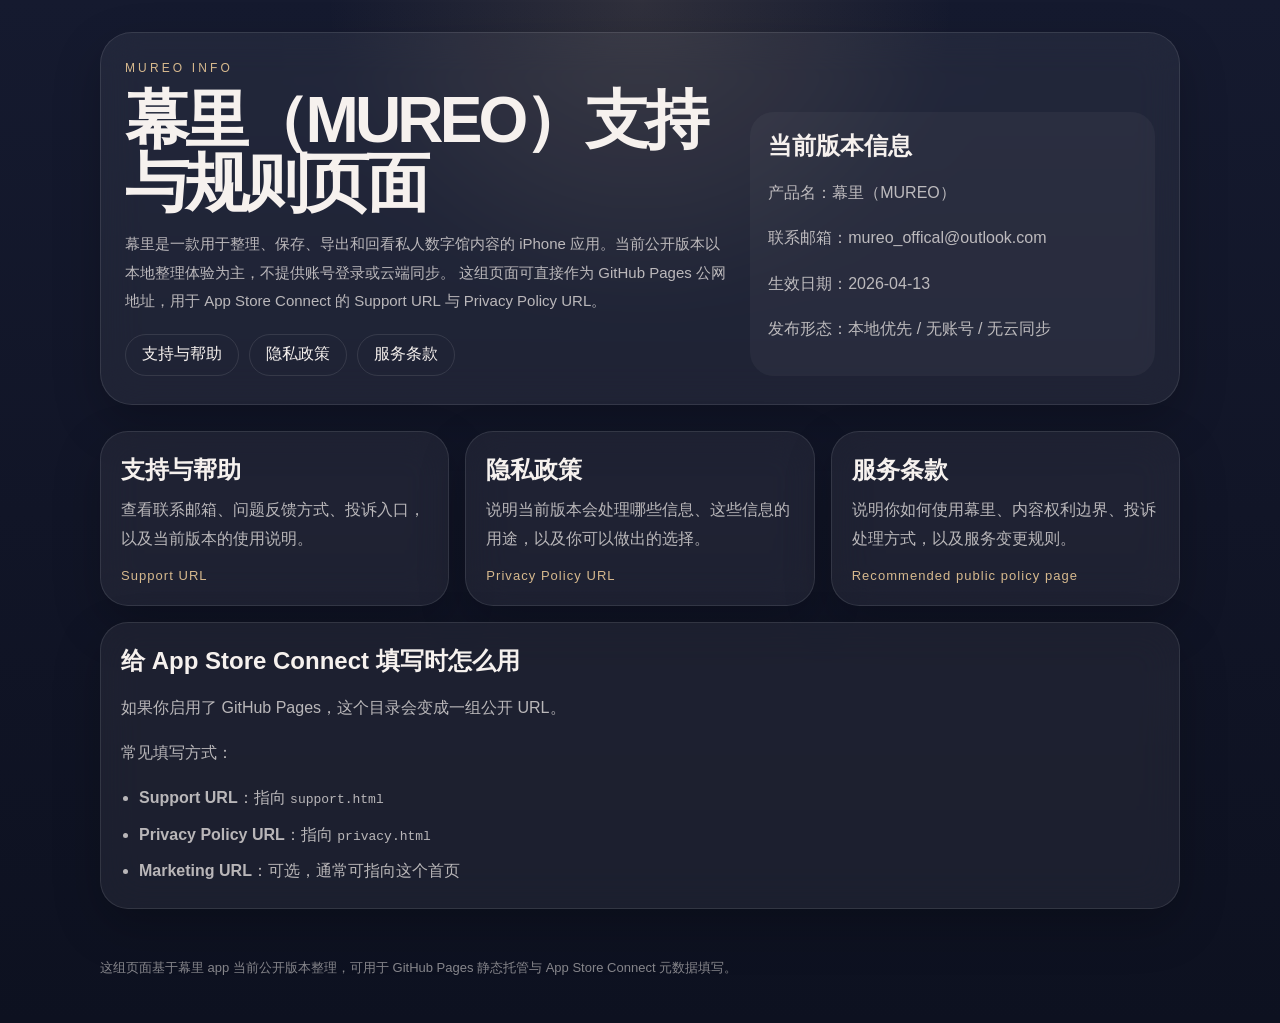
<file: docs/index.html>
<!doctype html>
<html lang="zh-CN">
  <head>
    <meta charset="utf-8" />
    <meta name="viewport" content="width=device-width, initial-scale=1" />
    <title>幕里（MUREO）支持与规则</title>
    <meta
      name="description"
      content="幕里（MUREO）官方支持、隐私政策与服务条款页面。当前公开版本以本地整理体验为主，不提供账号登录或云端同步。"
    />
    <link rel="stylesheet" href="./styles.css" />
  </head>
  <body>
    <div class="shell hero">
      <section class="hero-card hero-grid">
        <div>
          <p class="kicker">MUREO INFO</p>
          <h1 class="title">幕里（MUREO）支持与规则页面</h1>
          <p class="lead">
            幕里是一款用于整理、保存、导出和回看私人数字馆内容的 iPhone 应用。当前公开版本以本地整理体验为主，不提供账号登录或云端同步。
            这组页面可直接作为 GitHub Pages 公网地址，用于 App Store Connect 的 Support URL 与 Privacy Policy URL。
          </p>
          <nav class="nav">
            <a href="./support.html">支持与帮助</a>
            <a href="./privacy.html">隐私政策</a>
            <a href="./terms.html">服务条款</a>
          </nav>
        </div>
        <aside class="meta">
          <h2>当前版本信息</h2>
          <p>产品名：幕里（MUREO）</p>
          <p>联系邮箱：mureo_offical@outlook.com</p>
          <p>生效日期：2026-04-13</p>
          <p>发布形态：本地优先 / 无账号 / 无云同步</p>
        </aside>
      </section>
    </div>

    <main class="shell content">
      <section class="cards">
        <a class="card-link panel" href="./support.html">
          <h3>支持与帮助</h3>
          <p>查看联系邮箱、问题反馈方式、投诉入口，以及当前版本的使用说明。</p>
          <div class="card-foot">Support URL</div>
        </a>
        <a class="card-link panel" href="./privacy.html">
          <h3>隐私政策</h3>
          <p>说明当前版本会处理哪些信息、这些信息的用途，以及你可以做出的选择。</p>
          <div class="card-foot">Privacy Policy URL</div>
        </a>
        <a class="card-link panel" href="./terms.html">
          <h3>服务条款</h3>
          <p>说明你如何使用幕里、内容权利边界、投诉处理方式，以及服务变更规则。</p>
          <div class="card-foot">Recommended public policy page</div>
        </a>
      </section>

      <section class="panel" style="margin-top: 16px">
        <h2>给 App Store Connect 填写时怎么用</h2>
        <p>如果你启用了 GitHub Pages，这个目录会变成一组公开 URL。</p>
        <p>常见填写方式：</p>
        <ul class="simple-list">
          <li><strong>Support URL</strong>：指向 <code>support.html</code></li>
          <li><strong>Privacy Policy URL</strong>：指向 <code>privacy.html</code></li>
          <li><strong>Marketing URL</strong>：可选，通常可指向这个首页</li>
        </ul>
      </section>
    </main>

    <footer class="shell footer">
      <p>这组页面基于幕里 app 当前公开版本整理，可用于 GitHub Pages 静态托管与 App Store Connect 元数据填写。</p>
    </footer>
  </body>
</html>
</file>
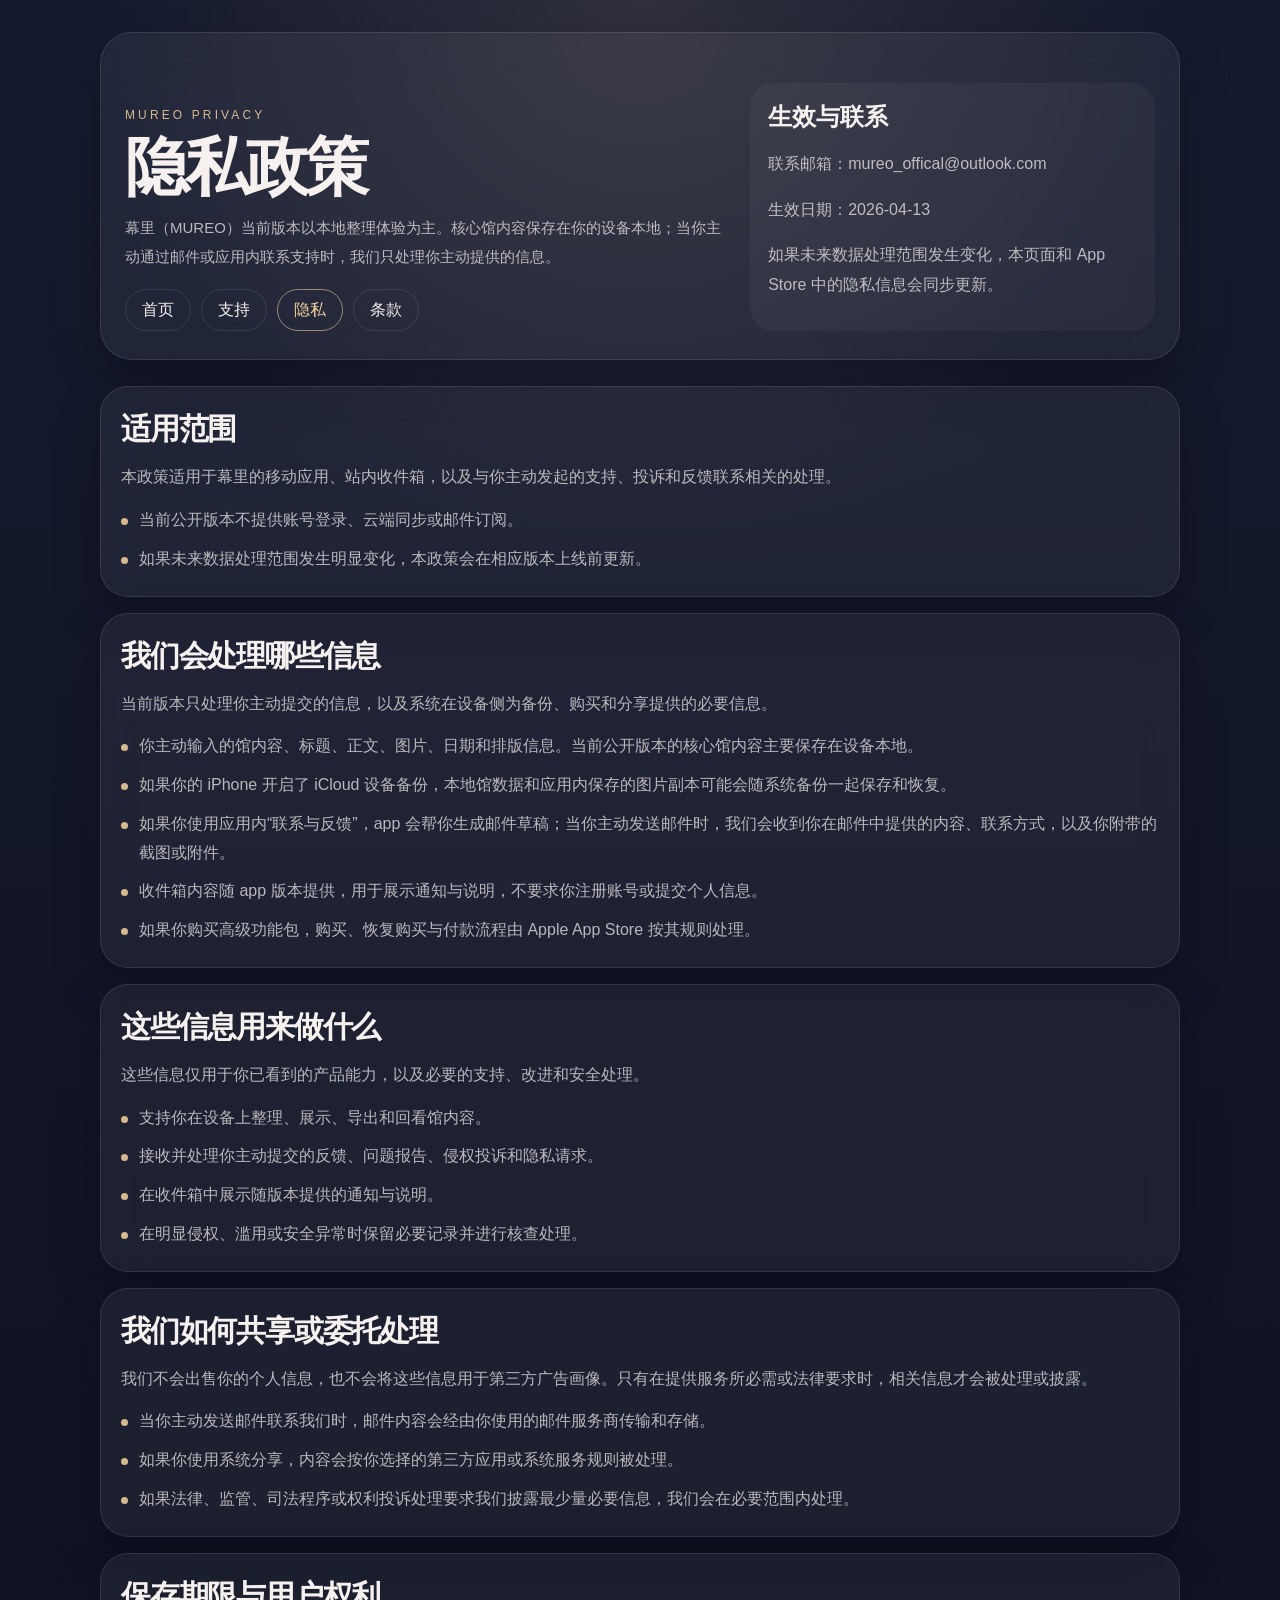
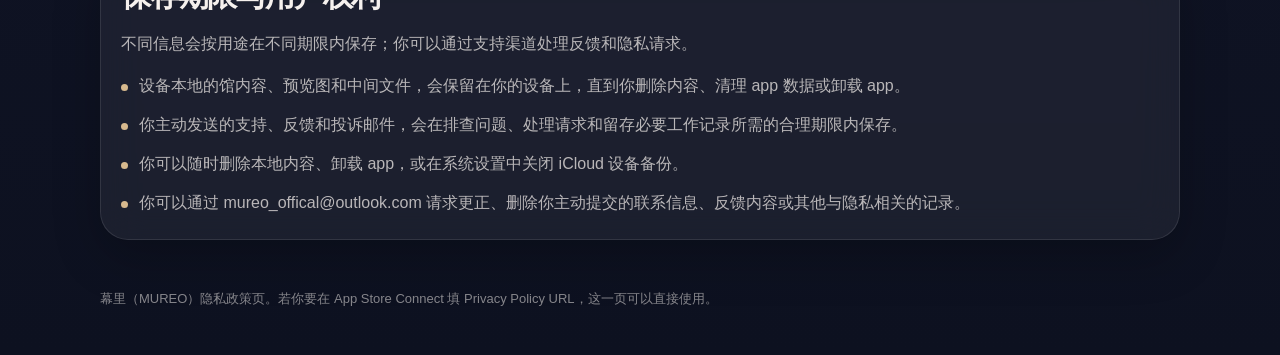
<file: docs/privacy.html>
<!doctype html>
<html lang="zh-CN">
  <head>
    <meta charset="utf-8" />
    <meta name="viewport" content="width=device-width, initial-scale=1" />
    <title>幕里（MUREO）隐私政策</title>
    <meta
      name="description"
      content="幕里（MUREO）隐私政策。说明当前版本处理的信息范围、用途、保存方式，以及你的选择与权利。"
    />
    <link rel="stylesheet" href="./styles.css" />
  </head>
  <body>
    <div class="shell hero">
      <section class="hero-card hero-grid">
        <div>
          <p class="kicker">MUREO PRIVACY</p>
          <h1 class="title">隐私政策</h1>
          <p class="lead">幕里（MUREO）当前版本以本地整理体验为主。核心馆内容保存在你的设备本地；当你主动通过邮件或应用内联系支持时，我们只处理你主动提供的信息。</p>
          <nav class="nav">
            <a href="./index.html">首页</a>
            <a href="./support.html">支持</a>
            <a class="is-active" href="./privacy.html">隐私</a>
            <a href="./terms.html">条款</a>
          </nav>
        </div>
        <aside class="meta">
          <h2>生效与联系</h2>
          <p>联系邮箱：mureo_offical@outlook.com</p>
          <p>生效日期：2026-04-13</p>
          <p>如果未来数据处理范围发生变化，本页面和 App Store 中的隐私信息会同步更新。</p>
        </aside>
      </section>
    </div>

    <main class="shell content">
      <article class="article">
        <h2>适用范围</h2>
        <p>本政策适用于幕里的移动应用、站内收件箱，以及与你主动发起的支持、投诉和反馈联系相关的处理。</p>
        <ul>
          <li>当前公开版本不提供账号登录、云端同步或邮件订阅。</li>
          <li>如果未来数据处理范围发生明显变化，本政策会在相应版本上线前更新。</li>
        </ul>
      </article>

      <article class="article">
        <h2>我们会处理哪些信息</h2>
        <p>当前版本只处理你主动提交的信息，以及系统在设备侧为备份、购买和分享提供的必要信息。</p>
        <ul>
          <li>你主动输入的馆内容、标题、正文、图片、日期和排版信息。当前公开版本的核心馆内容主要保存在设备本地。</li>
          <li>如果你的 iPhone 开启了 iCloud 设备备份，本地馆数据和应用内保存的图片副本可能会随系统备份一起保存和恢复。</li>
          <li>如果你使用应用内“联系与反馈”，app 会帮你生成邮件草稿；当你主动发送邮件时，我们会收到你在邮件中提供的内容、联系方式，以及你附带的截图或附件。</li>
          <li>收件箱内容随 app 版本提供，用于展示通知与说明，不要求你注册账号或提交个人信息。</li>
          <li>如果你购买高级功能包，购买、恢复购买与付款流程由 Apple App Store 按其规则处理。</li>
        </ul>
      </article>

      <article class="article">
        <h2>这些信息用来做什么</h2>
        <p>这些信息仅用于你已看到的产品能力，以及必要的支持、改进和安全处理。</p>
        <ul>
          <li>支持你在设备上整理、展示、导出和回看馆内容。</li>
          <li>接收并处理你主动提交的反馈、问题报告、侵权投诉和隐私请求。</li>
          <li>在收件箱中展示随版本提供的通知与说明。</li>
          <li>在明显侵权、滥用或安全异常时保留必要记录并进行核查处理。</li>
        </ul>
      </article>

      <article class="article">
        <h2>我们如何共享或委托处理</h2>
        <p>我们不会出售你的个人信息，也不会将这些信息用于第三方广告画像。只有在提供服务所必需或法律要求时，相关信息才会被处理或披露。</p>
        <ul>
          <li>当你主动发送邮件联系我们时，邮件内容会经由你使用的邮件服务商传输和存储。</li>
          <li>如果你使用系统分享，内容会按你选择的第三方应用或系统服务规则被处理。</li>
          <li>如果法律、监管、司法程序或权利投诉处理要求我们披露最少量必要信息，我们会在必要范围内处理。</li>
        </ul>
      </article>

      <article class="article">
        <h2>保存期限与用户权利</h2>
        <p>不同信息会按用途在不同期限内保存；你可以通过支持渠道处理反馈和隐私请求。</p>
        <ul>
          <li>设备本地的馆内容、预览图和中间文件，会保留在你的设备上，直到你删除内容、清理 app 数据或卸载 app。</li>
          <li>你主动发送的支持、反馈和投诉邮件，会在排查问题、处理请求和留存必要工作记录所需的合理期限内保存。</li>
          <li>你可以随时删除本地内容、卸载 app，或在系统设置中关闭 iCloud 设备备份。</li>
          <li>你可以通过 mureo_offical@outlook.com 请求更正、删除你主动提交的联系信息、反馈内容或其他与隐私相关的记录。</li>
        </ul>
      </article>
    </main>

    <footer class="shell footer">
      <p>幕里（MUREO）隐私政策页。若你要在 App Store Connect 填 Privacy Policy URL，这一页可以直接使用。</p>
    </footer>
  </body>
</html>
</file>
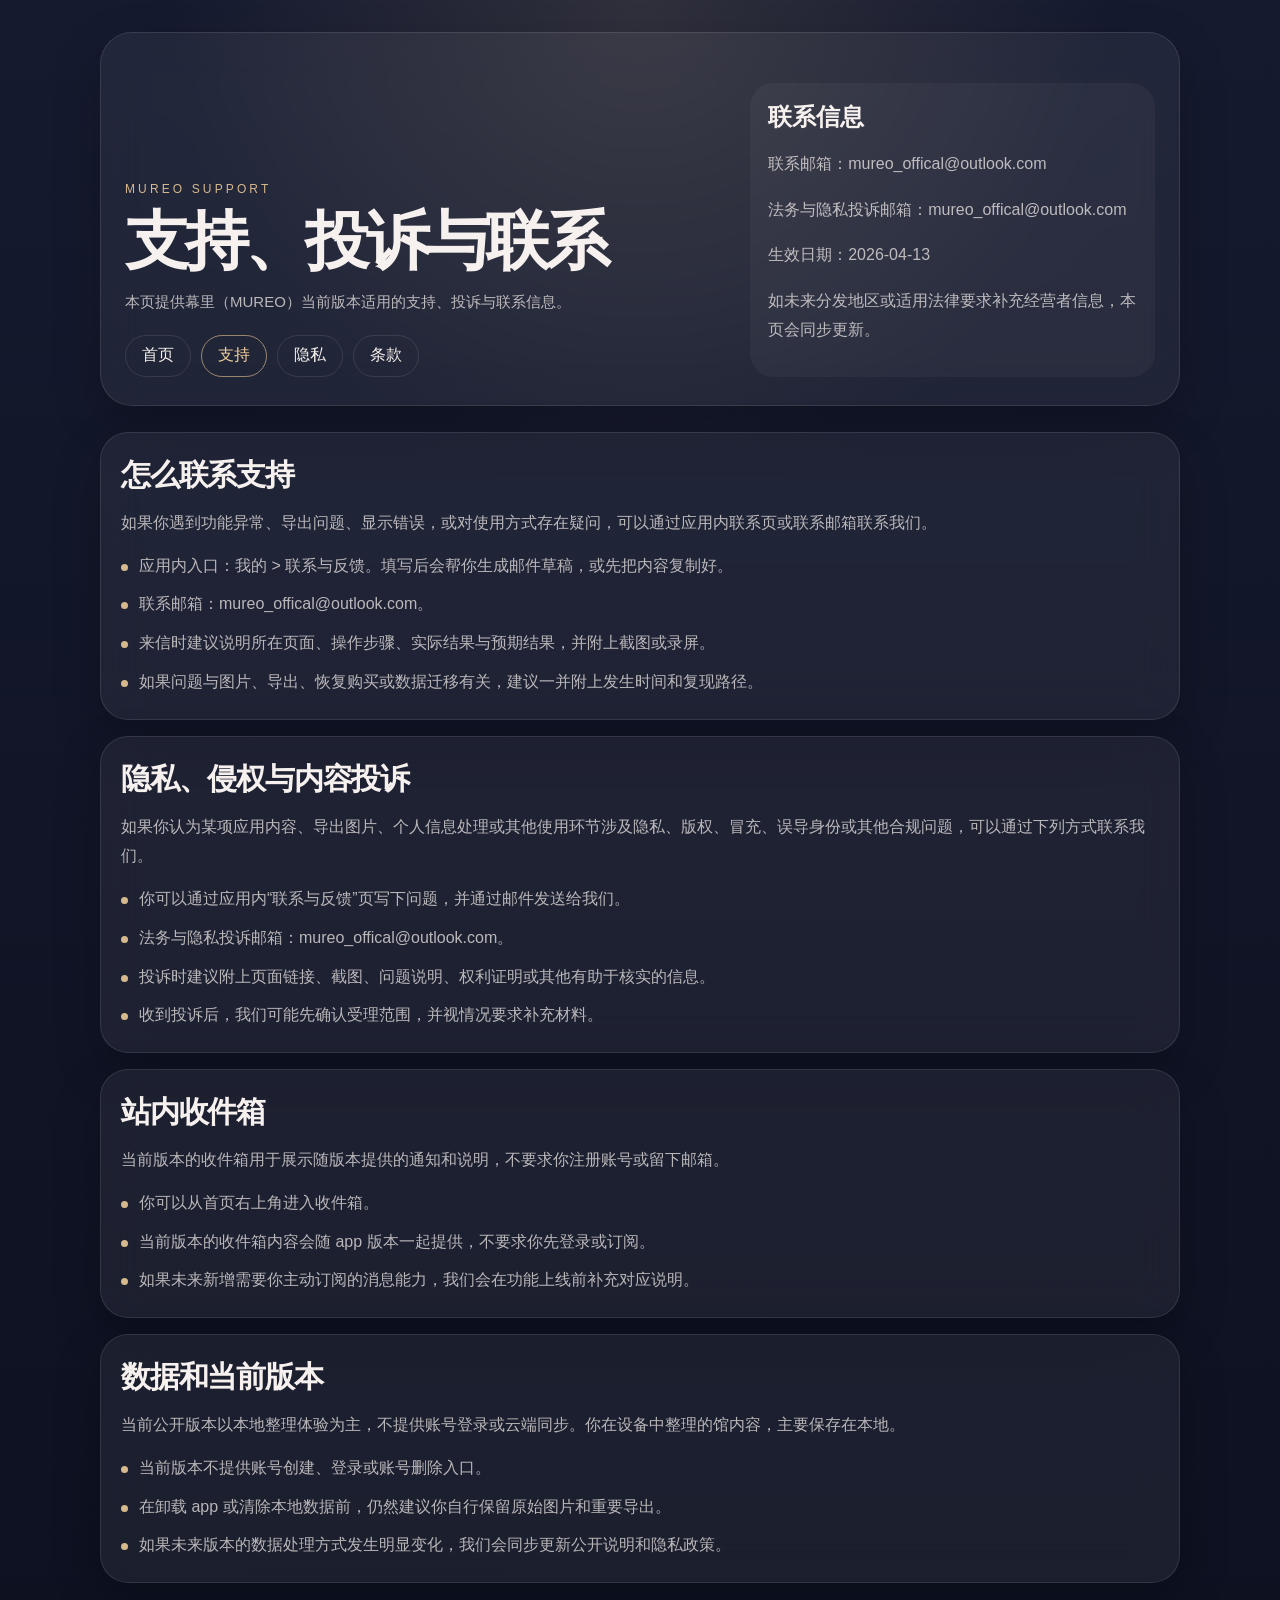
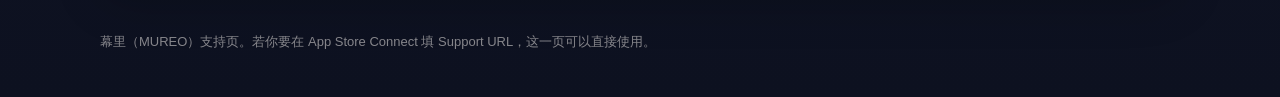
<file: docs/support.html>
<!doctype html>
<html lang="zh-CN">
  <head>
    <meta charset="utf-8" />
    <meta name="viewport" content="width=device-width, initial-scale=1" />
    <title>幕里（MUREO）支持与帮助</title>
    <meta
      name="description"
      content="幕里（MUREO）官方支持、投诉与联系页面。包含联系邮箱、问题反馈方式，以及当前版本说明。"
    />
    <link rel="stylesheet" href="./styles.css" />
  </head>
  <body>
    <div class="shell hero">
      <section class="hero-card hero-grid">
        <div>
          <p class="kicker">MUREO SUPPORT</p>
          <h1 class="title">支持、投诉与联系</h1>
          <p class="lead">本页提供幕里（MUREO）当前版本适用的支持、投诉与联系信息。</p>
          <nav class="nav">
            <a href="./index.html">首页</a>
            <a class="is-active" href="./support.html">支持</a>
            <a href="./privacy.html">隐私</a>
            <a href="./terms.html">条款</a>
          </nav>
        </div>
        <aside class="meta">
          <h2>联系信息</h2>
          <p>联系邮箱：mureo_offical@outlook.com</p>
          <p>法务与隐私投诉邮箱：mureo_offical@outlook.com</p>
          <p>生效日期：2026-04-13</p>
          <p>如未来分发地区或适用法律要求补充经营者信息，本页会同步更新。</p>
        </aside>
      </section>
    </div>

    <main class="shell content">
      <article class="article">
        <h2>怎么联系支持</h2>
        <p>如果你遇到功能异常、导出问题、显示错误，或对使用方式存在疑问，可以通过应用内联系页或联系邮箱联系我们。</p>
        <ul>
          <li>应用内入口：我的 &gt; 联系与反馈。填写后会帮你生成邮件草稿，或先把内容复制好。</li>
          <li>联系邮箱：mureo_offical@outlook.com。</li>
          <li>来信时建议说明所在页面、操作步骤、实际结果与预期结果，并附上截图或录屏。</li>
          <li>如果问题与图片、导出、恢复购买或数据迁移有关，建议一并附上发生时间和复现路径。</li>
        </ul>
      </article>

      <article class="article">
        <h2>隐私、侵权与内容投诉</h2>
        <p>如果你认为某项应用内容、导出图片、个人信息处理或其他使用环节涉及隐私、版权、冒充、误导身份或其他合规问题，可以通过下列方式联系我们。</p>
        <ul>
          <li>你可以通过应用内“联系与反馈”页写下问题，并通过邮件发送给我们。</li>
          <li>法务与隐私投诉邮箱：mureo_offical@outlook.com。</li>
          <li>投诉时建议附上页面链接、截图、问题说明、权利证明或其他有助于核实的信息。</li>
          <li>收到投诉后，我们可能先确认受理范围，并视情况要求补充材料。</li>
        </ul>
      </article>

      <article class="article">
        <h2>站内收件箱</h2>
        <p>当前版本的收件箱用于展示随版本提供的通知和说明，不要求你注册账号或留下邮箱。</p>
        <ul>
          <li>你可以从首页右上角进入收件箱。</li>
          <li>当前版本的收件箱内容会随 app 版本一起提供，不要求你先登录或订阅。</li>
          <li>如果未来新增需要你主动订阅的消息能力，我们会在功能上线前补充对应说明。</li>
        </ul>
      </article>

      <article class="article">
        <h2>数据和当前版本</h2>
        <p>当前公开版本以本地整理体验为主，不提供账号登录或云端同步。你在设备中整理的馆内容，主要保存在本地。</p>
        <ul>
          <li>当前版本不提供账号创建、登录或账号删除入口。</li>
          <li>在卸载 app 或清除本地数据前，仍然建议你自行保留原始图片和重要导出。</li>
          <li>如果未来版本的数据处理方式发生明显变化，我们会同步更新公开说明和隐私政策。</li>
        </ul>
      </article>
    </main>

    <footer class="shell footer">
      <p>幕里（MUREO）支持页。若你要在 App Store Connect 填 Support URL，这一页可以直接使用。</p>
    </footer>
  </body>
</html>
</file>
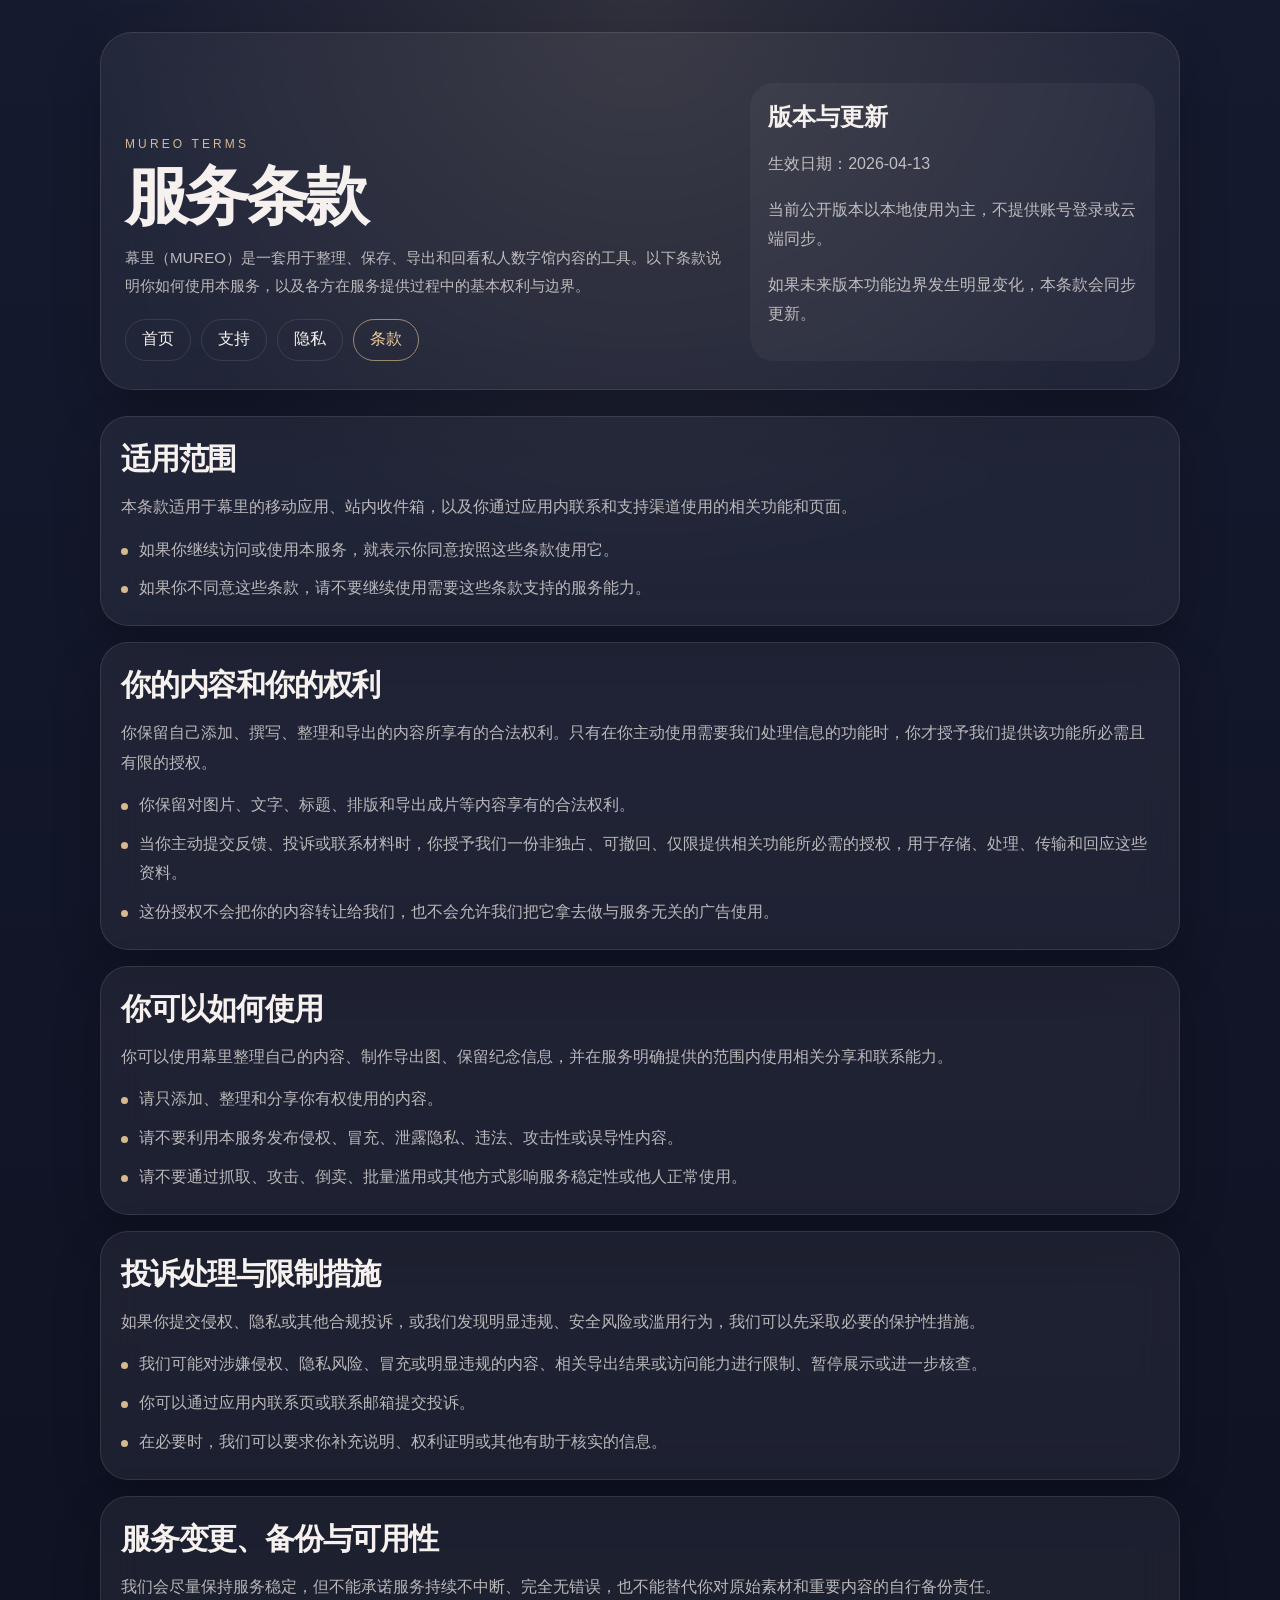
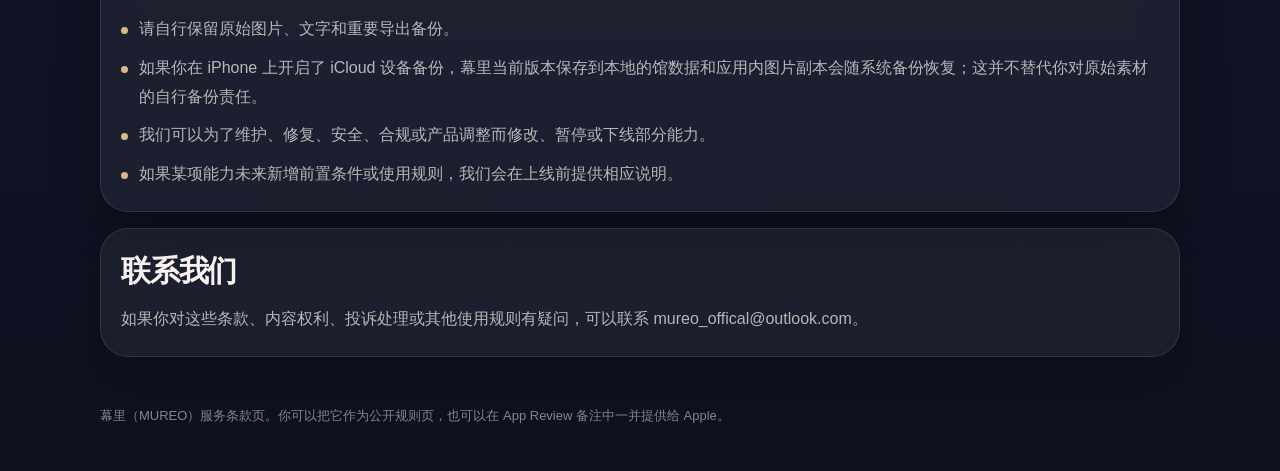
<file: docs/terms.html>
<!doctype html>
<html lang="zh-CN">
  <head>
    <meta charset="utf-8" />
    <meta name="viewport" content="width=device-width, initial-scale=1" />
    <title>幕里（MUREO）服务条款</title>
    <meta
      name="description"
      content="幕里（MUREO）服务条款。说明应用用途、内容权利边界、投诉处理、备份责任与服务调整规则。"
    />
    <link rel="stylesheet" href="./styles.css" />
  </head>
  <body>
    <div class="shell hero">
      <section class="hero-card hero-grid">
        <div>
          <p class="kicker">MUREO TERMS</p>
          <h1 class="title">服务条款</h1>
          <p class="lead">幕里（MUREO）是一套用于整理、保存、导出和回看私人数字馆内容的工具。以下条款说明你如何使用本服务，以及各方在服务提供过程中的基本权利与边界。</p>
          <nav class="nav">
            <a href="./index.html">首页</a>
            <a href="./support.html">支持</a>
            <a href="./privacy.html">隐私</a>
            <a class="is-active" href="./terms.html">条款</a>
          </nav>
        </div>
        <aside class="meta">
          <h2>版本与更新</h2>
          <p>生效日期：2026-04-13</p>
          <p>当前公开版本以本地使用为主，不提供账号登录或云端同步。</p>
          <p>如果未来版本功能边界发生明显变化，本条款会同步更新。</p>
        </aside>
      </section>
    </div>

    <main class="shell content">
      <article class="article">
        <h2>适用范围</h2>
        <p>本条款适用于幕里的移动应用、站内收件箱，以及你通过应用内联系和支持渠道使用的相关功能和页面。</p>
        <ul>
          <li>如果你继续访问或使用本服务，就表示你同意按照这些条款使用它。</li>
          <li>如果你不同意这些条款，请不要继续使用需要这些条款支持的服务能力。</li>
        </ul>
      </article>

      <article class="article">
        <h2>你的内容和你的权利</h2>
        <p>你保留自己添加、撰写、整理和导出的内容所享有的合法权利。只有在你主动使用需要我们处理信息的功能时，你才授予我们提供该功能所必需且有限的授权。</p>
        <ul>
          <li>你保留对图片、文字、标题、排版和导出成片等内容享有的合法权利。</li>
          <li>当你主动提交反馈、投诉或联系材料时，你授予我们一份非独占、可撤回、仅限提供相关功能所必需的授权，用于存储、处理、传输和回应这些资料。</li>
          <li>这份授权不会把你的内容转让给我们，也不会允许我们把它拿去做与服务无关的广告使用。</li>
        </ul>
      </article>

      <article class="article">
        <h2>你可以如何使用</h2>
        <p>你可以使用幕里整理自己的内容、制作导出图、保留纪念信息，并在服务明确提供的范围内使用相关分享和联系能力。</p>
        <ul>
          <li>请只添加、整理和分享你有权使用的内容。</li>
          <li>请不要利用本服务发布侵权、冒充、泄露隐私、违法、攻击性或误导性内容。</li>
          <li>请不要通过抓取、攻击、倒卖、批量滥用或其他方式影响服务稳定性或他人正常使用。</li>
        </ul>
      </article>

      <article class="article">
        <h2>投诉处理与限制措施</h2>
        <p>如果你提交侵权、隐私或其他合规投诉，或我们发现明显违规、安全风险或滥用行为，我们可以先采取必要的保护性措施。</p>
        <ul>
          <li>我们可能对涉嫌侵权、隐私风险、冒充或明显违规的内容、相关导出结果或访问能力进行限制、暂停展示或进一步核查。</li>
          <li>你可以通过应用内联系页或联系邮箱提交投诉。</li>
          <li>在必要时，我们可以要求你补充说明、权利证明或其他有助于核实的信息。</li>
        </ul>
      </article>

      <article class="article">
        <h2>服务变更、备份与可用性</h2>
        <p>我们会尽量保持服务稳定，但不能承诺服务持续不中断、完全无错误，也不能替代你对原始素材和重要内容的自行备份责任。</p>
        <ul>
          <li>请自行保留原始图片、文字和重要导出备份。</li>
          <li>如果你在 iPhone 上开启了 iCloud 设备备份，幕里当前版本保存到本地的馆数据和应用内图片副本会随系统备份恢复；这并不替代你对原始素材的自行备份责任。</li>
          <li>我们可以为了维护、修复、安全、合规或产品调整而修改、暂停或下线部分能力。</li>
          <li>如果某项能力未来新增前置条件或使用规则，我们会在上线前提供相应说明。</li>
        </ul>
      </article>

      <article class="article">
        <h2>联系我们</h2>
        <p>如果你对这些条款、内容权利、投诉处理或其他使用规则有疑问，可以联系 mureo_offical@outlook.com。</p>
      </article>
    </main>

    <footer class="shell footer">
      <p>幕里（MUREO）服务条款页。你可以把它作为公开规则页，也可以在 App Review 备注中一并提供给 Apple。</p>
    </footer>
  </body>
</html>
</file>
<file: docs/styles.css>
:root {
  --bg: #111527;
  --bg-accent: #1a2138;
  --panel: rgba(255, 255, 255, 0.06);
  --panel-border: rgba(255, 255, 255, 0.1);
  --text: #f6f1ee;
  --muted: rgba(246, 241, 238, 0.72);
  --soft: rgba(246, 241, 238, 0.52);
  --accent: #d7b98e;
  --accent-strong: #f0cf9d;
  --shadow: 0 18px 48px rgba(0, 0, 0, 0.22);
  --max: 1080px;
}

* {
  box-sizing: border-box;
}

html {
  color-scheme: dark;
}

body {
  margin: 0;
  min-height: 100vh;
  font-family: "PingFang SC", "Hiragino Sans GB", "Microsoft YaHei", sans-serif;
  background:
    radial-gradient(circle at top, rgba(215, 185, 142, 0.14), transparent 26%),
    linear-gradient(180deg, #151a2f 0%, var(--bg) 50%, #0d1120 100%);
  color: var(--text);
}

a {
  color: inherit;
}

.shell {
  width: min(calc(100% - 32px), var(--max));
  margin: 0 auto;
}

.hero {
  padding: 32px 0 18px;
}

.hero-card,
.panel,
.article {
  border: 1px solid var(--panel-border);
  background: var(--panel);
  backdrop-filter: blur(20px);
  box-shadow: var(--shadow);
}

.hero-card {
  border-radius: 32px;
  padding: 28px 24px;
}

.kicker {
  margin: 0;
  color: var(--accent);
  font-size: 12px;
  letter-spacing: 0.26em;
  text-transform: uppercase;
}

.title {
  margin: 14px 0 0;
  font-size: clamp(34px, 7vw, 64px);
  line-height: 0.98;
  letter-spacing: -0.06em;
}

.lead {
  margin: 16px 0 0;
  max-width: 760px;
  color: var(--muted);
  font-size: 15px;
  line-height: 1.9;
}

.hero-grid {
  display: grid;
  gap: 18px;
}

.meta {
  margin-top: 22px;
  padding: 18px 18px 16px;
  border-radius: 24px;
  background: rgba(255, 255, 255, 0.04);
}

.meta h2,
.article h2,
.article h3,
.panel h2 {
  margin: 0;
  font-weight: 600;
}

.meta p,
.panel p,
.article p {
  color: var(--muted);
  line-height: 1.85;
}

.nav {
  display: flex;
  flex-wrap: wrap;
  gap: 10px;
  margin-top: 18px;
}

.nav a,
.button-link {
  display: inline-flex;
  align-items: center;
  justify-content: center;
  min-height: 42px;
  padding: 0 16px;
  border: 1px solid var(--panel-border);
  border-radius: 999px;
  text-decoration: none;
  color: var(--text);
  transition: transform 120ms ease, border-color 120ms ease, color 120ms ease;
}

.nav a:hover,
.button-link:hover {
  transform: translateY(-1px);
  border-color: rgba(215, 185, 142, 0.55);
  color: var(--accent-strong);
}

.nav a.is-active {
  border-color: rgba(215, 185, 142, 0.66);
  color: var(--accent-strong);
}

.content {
  padding: 8px 0 48px;
}

.content-grid {
  display: grid;
  gap: 16px;
}

.panel,
.article {
  border-radius: 28px;
  padding: 22px 20px;
}

.cards {
  display: grid;
  gap: 16px;
}

.card-link {
  text-decoration: none;
}

.card-link h3 {
  margin: 0;
  font-size: 24px;
}

.card-link p {
  margin: 10px 0 0;
  color: var(--muted);
  line-height: 1.8;
}

.card-foot {
  margin-top: 14px;
  color: var(--accent);
  font-size: 13px;
  letter-spacing: 0.08em;
}

.article + .article {
  margin-top: 16px;
}

.article h2 {
  font-size: 30px;
  letter-spacing: -0.04em;
}

.article h3 {
  margin-top: 18px;
  font-size: 20px;
  letter-spacing: -0.03em;
}

.article p {
  margin: 12px 0 0;
}

.article ul {
  margin: 14px 0 0;
  padding: 0;
  list-style: none;
}

.article li {
  position: relative;
  margin-top: 10px;
  padding-left: 18px;
  color: var(--muted);
  line-height: 1.8;
}

.article li::before {
  content: "";
  position: absolute;
  left: 0;
  top: 12px;
  width: 7px;
  height: 7px;
  border-radius: 999px;
  background: var(--accent);
}

.footnote {
  margin-top: 18px;
  color: var(--soft);
  font-size: 13px;
}

.simple-list {
  margin: 14px 0 0;
  padding-left: 18px;
  color: var(--muted);
  line-height: 1.8;
}

.simple-list li + li {
  margin-top: 8px;
}

.footer {
  padding: 0 0 44px;
}

.footer p {
  margin: 0;
  color: var(--soft);
  font-size: 13px;
  line-height: 1.7;
}

@media (min-width: 900px) {
  .hero-grid {
    grid-template-columns: 1.2fr 0.8fr;
    align-items: end;
  }

  .cards {
    grid-template-columns: repeat(3, minmax(0, 1fr));
  }
}
</file>
